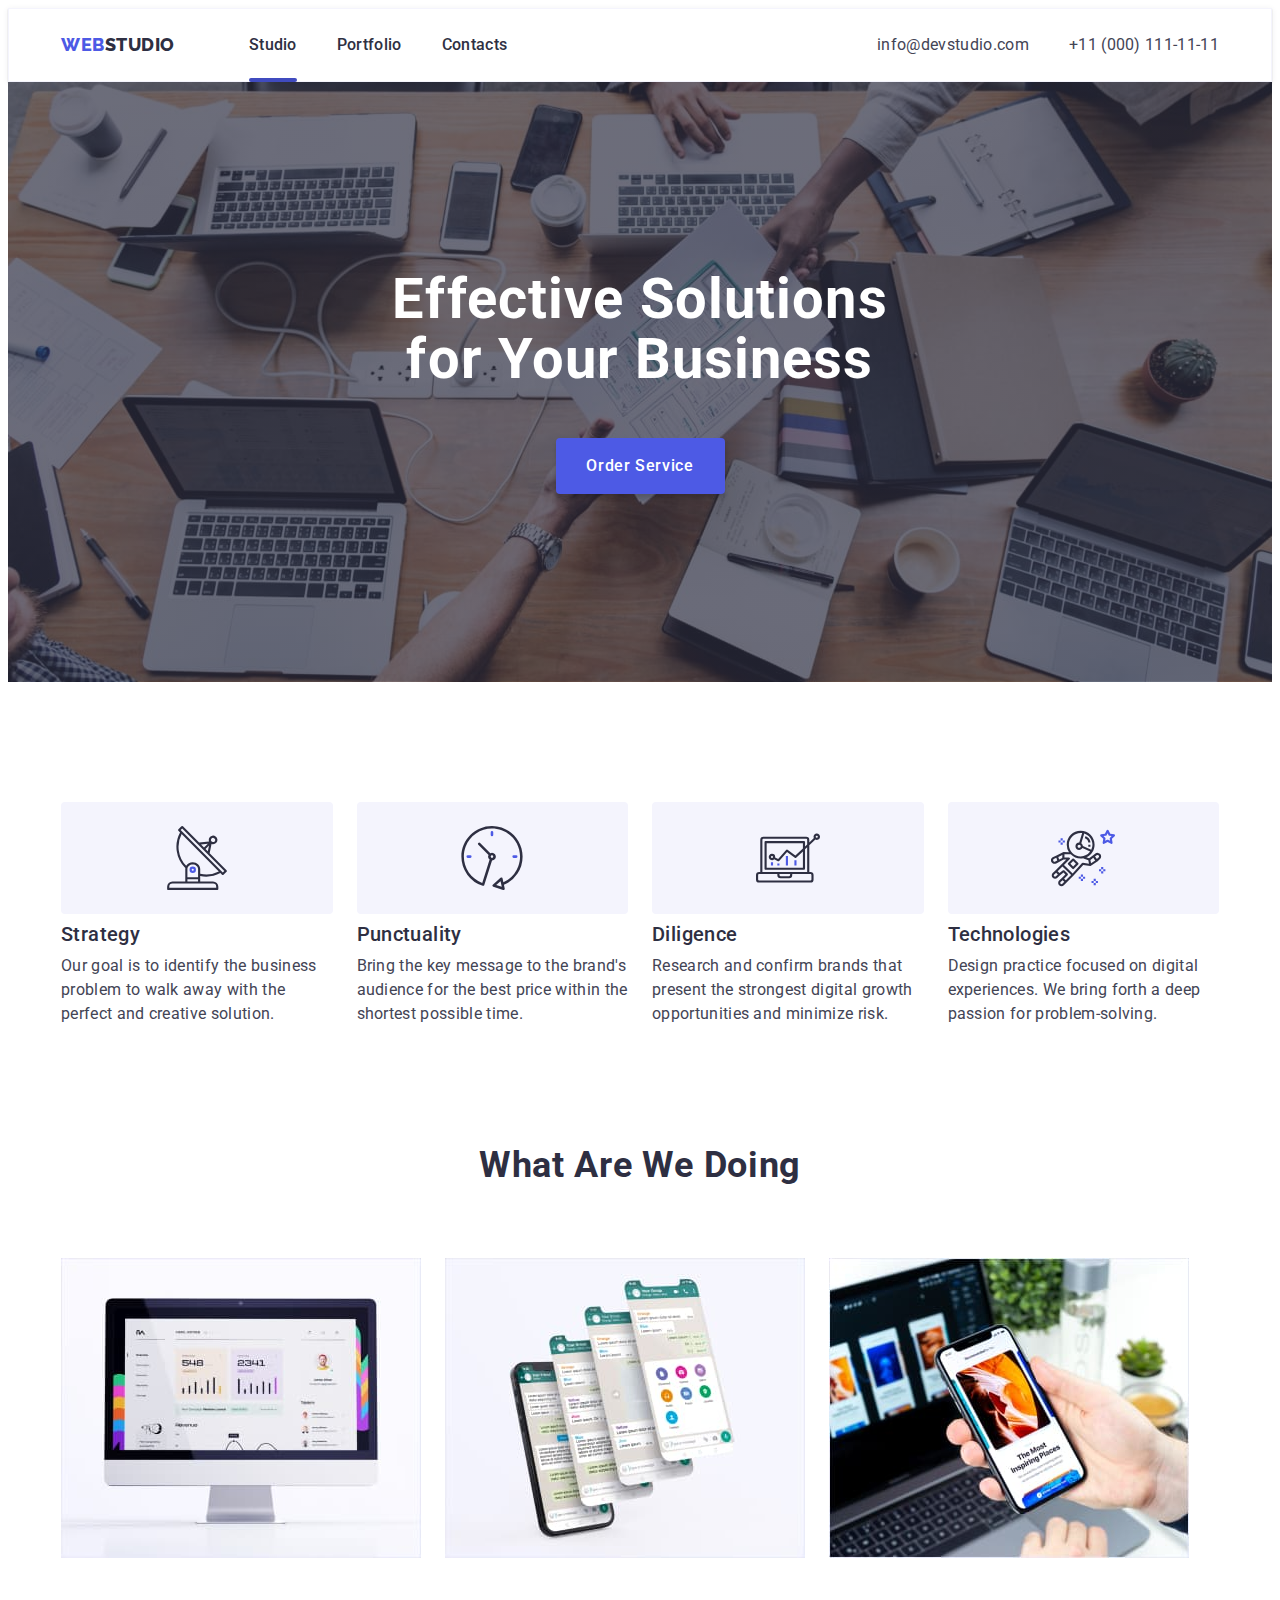
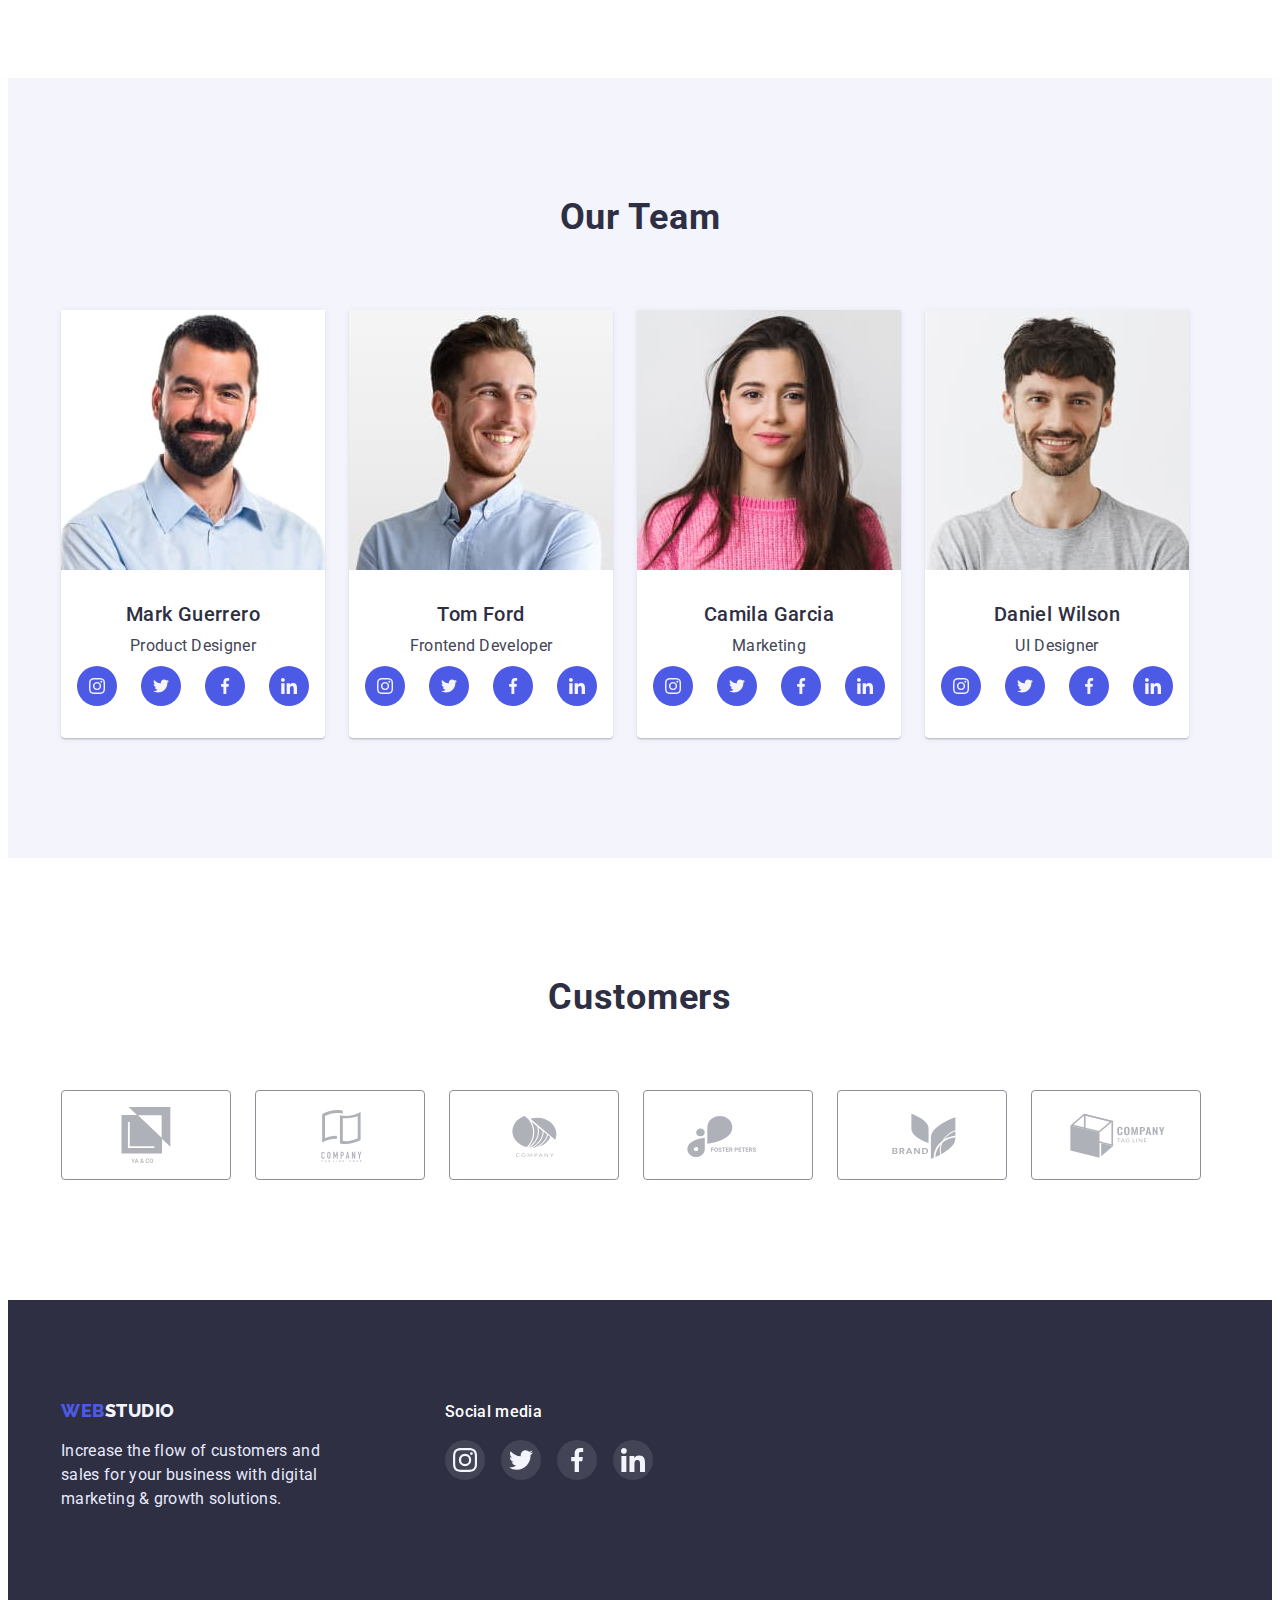
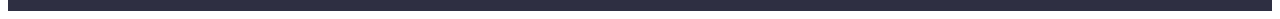
<file: index.html>
<!DOCTYPE html>
<html lang="en">
  <head>
    <meta charset="UTF-8" />
    <meta http-equiv="X-UA-Compatible" content="IE=edge" />
    <meta name="viewport" content="width=device-width, initial-scale=1.0" />
    <title>Document</title>
    <link rel="preconnect" href="https://fonts.googleapis.com" />
    <link rel="preconnect" href="https://fonts.gstatic.com" crossorigin />
    <link
      href="https://fonts.googleapis.com/css2?family=Raleway:wght@800&family=Roboto:wght@400;500;700;900&display=swap"
      rel="stylesheet"
    />
    <link
      rel="stylesheet"
      href="https://cdnjs.cloudflare.com/ajax/libs/modern-normalize/1.1.0/modern-normalize.min.css"
      integrity="sha512-wpPYUAdjBVSE4KJnH1VR1HeZfpl1ub8YT/NKx4PuQ5NmX2tKuGu6U/JRp5y+Y8XG2tV+wKQpNHVUX03MfMFn9Q=="
      crossorigin="anonymous"
      referrerpolicy="no-referrer"
    />
    <link rel="stylesheet" href="./css/style.css" />
  </head>
  <body>
    <!-- header -->
    <header class="header">
      <div class="conteiner header-conteiner">
        <nav class="header-nav">
          <a class="header-logo link" href="./index.html"
            >Web<span class="logo-studio">Studio</span></a
          >

          <ul class="nav-list list">
            <li class="nav-item studio-menu">
              <a class="nav-link studio link" href="./index.html">Studio</a>
            </li>
            <li class="nav-item">
              <a class="nav-link link" href="./portfolio.html">Portfolio</a>
            </li>
            <li class="nav-item">
              <a class="nav-link link" href="">Contacts</a>
            </li>
          </ul>
        </nav>
        <address class="address">
          <ul class="address-list list">
            <li class="addres-item">
              <a class="contact-link link" href="mailto:info@devstudio.com"
                >info@devstudio.com</a
              >
            </li>
            <li class="contact-item">
              <a class="contact-link link" href="tel:+110001111111"
                >+11 (000) 111-11-11</a
              >
            </li>
          </ul>
        </address>
      </div>
    </header>

    <main>
      <!-- Hero -->

      <section class="hero">
        <div class="conteiner">
          <h1 class="hero-maim-title">Effective Solutions for Your Business</h1>

          <button class="hero-btn" type="button" data-modal-open>
            Order Service
          </button>
        </div>
      </section>

      <!--section featur -->
      <section class="section-featur">
        <div class="conteiner">
          <h2 class="hidden-title">categories</h2>
          <ul class="featur-list list">
            <li class="feater-item">
              <div class="about-box">
                <svg class="about-icon" width="64" height="64">
                  <use href="./images/categoris.svg#icon-antenna"></use>
                </svg>
              </div>
              <h3 class="repit-title">Strategy</h3>
              <p class="featur-text">
                Our goal is to identify the business problem to walk away with
                the perfect and creative solution.
              </p>
            </li>
            <li class="feater-item">
              <div class="about-box">
                <svg class="about-icon" width="64" height="64">
                  <use href="./images/categoris.svg#icon-clock"></use>
                </svg>
              </div>
              <h3 class="repit-title">Punctuality</h3>
              <p class="featur-text">
                Bring the key message to the brand's audience for the best price
                within the shortest possible time.
              </p>
            </li>
            <li class="feater-item">
              <div class="about-box">
                <svg class="about-icon" width="64" height="64">
                  <use href="./images/categoris.svg#icon-diagram"></use>
                </svg>
              </div>
              <h3 class="repit-title">Diligence</h3>
              <p class="featur-text">
                Research and confirm brands that present the strongest digital
                growth opportunities and minimize risk.
              </p>
            </li>
            <li class="feater-item">
              <div class="about-box">
                <svg class="about-icon" width="64" height="64">
                  <use href="./images/categoris.svg#icon-astronaut"></use>
                </svg>
              </div>
              <h3 class="repit-title">Technologies</h3>
              <p class="featur-text">
                Design practice focused on digital experiences. We bring forth a
                deep passion for problem-solving.
              </p>
            </li>
          </ul>
        </div>
      </section>

      <!--section work -->
      <section class="section-work">
        <div class="conteiner">
          <h2 class="work-title">What are we doing</h2>
          <ul class="work-list list">
            <li class="work-item">
              <img
                class="work-img"
                src="./images/rect1.jpg"
                alt="computer"
                width="360"
                height="300"
              />
            </li>
            <li class="work-item">
              <img
                class="work-img"
                src="./images/rect2.jpg"
                alt="telefon"
                width="360"
                height="300"
              />
            </li>
            <li class="work-item">
              <img
                class="work-img"
                src="./images/rect3.jpg"
                alt="addition"
                width="360"
                height="300"
              />
            </li>
          </ul>
        </div>
      </section>
      <!-- Team card -->
      <section class="section-team">
        <div class="conteiner">
          <h2 class="team-card-title">Our Team</h2>
          <ul class="team-list list">
            <li class="team-item">
              <img
                src="./images/team/mark-guerrero.jpg"
                alt="Mark Guerrero"
                width="264"
                height="260"
              />
              <div class="team-conteiner-text">
                <h3 class="second-repit-title">Mark Guerrero</h3>
                <p class="team-text">Product Designer</p>
                <ul class="team-soc-list list">
                  <li class="team-soc-item">
                    <a class="team-soc-link link" href="">
                      <svg width="16" height="16">
                        <use href="./images/icon.svg#icon-instagram"></use>
                      </svg>
                    </a>
                  </li>
                  <li class="team-soc-item">
                    <a class="team-soc-link link" href="">
                      <svg width="16" height="16">
                        <use href="./images/icon.svg#icon-twitter"></use>
                      </svg>
                    </a>
                  </li>
                  <li class="team-soc-item">
                    <a class="team-soc-link link" href="">
                      <svg width="16" height="16">
                        <use href="./images/icon.svg#icon-facebook"></use>
                      </svg>
                    </a>
                  </li>
                  <li class="team-soc-item">
                    <a class="team-soc-link link" href="">
                      <svg width="16" height="16">
                        <use href="./images/icon.svg#icon-linkedin"></use>
                      </svg>
                    </a>
                  </li>
                </ul>
              </div>
            </li>

            <li class="team-item">
              <img
                src="./images/team/tom-ford.jpg"
                alt="Tom Ford"
                width="264"
                height="260"
              />
              <div class="team-conteiner-text">
                <h3 class="second-repit-title">Tom Ford</h3>
                <p class="team-text">Frontend Developer</p>
                <ul class="team-soc-list list">
                  <li class="team-soc-item">
                    <a class="team-soc-link link" href="">
                      <svg width="16" height="16">
                        <use href="./images/icon.svg#icon-instagram"></use>
                      </svg>
                    </a>
                  </li>
                  <li class="team-soc-item">
                    <a class="team-soc-link link" href="">
                      <svg width="16" height="16">
                        <use href="./images/icon.svg#icon-twitter"></use>
                      </svg>
                    </a>
                  </li>
                  <li class="team-soc-item">
                    <a class="team-soc-link link" href="">
                      <svg width="16" height="16">
                        <use href="./images/icon.svg#icon-facebook"></use>
                      </svg>
                    </a>
                  </li>
                  <li class="team-soc-item">
                    <a class="team-soc-link link" href="">
                      <svg width="16" height="16">
                        <use href="./images/icon.svg#icon-linkedin"></use>
                      </svg>
                    </a>
                  </li>
                </ul>
              </div>
            </li>

            <li class="team-item">
              <img
                src="./images/team/camila-garcia.jpg"
                alt="Camila Garcia"
                width="264"
                height="260"
              />
              <div class="team-conteiner-text">
                <h3 class="second-repit-title">Camila Garcia</h3>
                <p class="team-text">Marketing</p>
                <ul class="team-soc-list list">
                  <li class="team-soc-item">
                    <a class="team-soc-link link" href="">
                      <svg width="16" height="16">
                        <use href="./images/icon.svg#icon-instagram"></use>
                      </svg>
                    </a>
                  </li>
                  <li class="team-soc-item">
                    <a class="team-soc-link link" href="">
                      <svg width="16" height="16">
                        <use href="./images/icon.svg#icon-twitter"></use>
                      </svg>
                    </a>
                  </li>
                  <li class="team-soc-item">
                    <a class="team-soc-link link" href="">
                      <svg width="16" height="16">
                        <use href="./images/icon.svg#icon-facebook"></use>
                      </svg>
                    </a>
                  </li>
                  <li class="team-soc-item">
                    <a class="team-soc-link link" href="">
                      <svg width="16" height="16">
                        <use href="./images/icon.svg#icon-linkedin"></use>
                      </svg>
                    </a>
                  </li>
                </ul>
              </div>
            </li>

            <li class="team-item">
              <img
                src="./images/team/daniel-wilson.jpg"
                alt="Daniel Wilson"
                width="264"
                height="260"
              />
              <div class="team-conteiner-text">
                <h3 class="second-repit-title">Daniel Wilson</h3>
                <p class="team-text">UI Designer</p>
                <ul class="team-soc-list list">
                  <li class="team-soc-item">
                    <a class="team-soc-link link" href="">
                      <svg class="team-soc-icon" width="16" height="16">
                        <use href="./images/icon.svg#icon-instagram"></use>
                      </svg>
                    </a>
                  </li>
                  <li class="team-soc-item">
                    <a class="team-soc-link link" href="">
                      <svg class="team-soc-icon" width="16" height="16">
                        <use href="./images/icon.svg#icon-twitter"></use>
                      </svg>
                    </a>
                  </li>
                  <li class="team-soc-item">
                    <a class="team-soc-link link" href="">
                      <svg class="team-soc-icon" width="16" height="16">
                        <use href="./images/icon.svg#icon-facebook"></use>
                      </svg>
                    </a>
                  </li>
                  <li class="team-soc-item">
                    <a class="team-soc-link link" href="">
                      <svg class="team-soc-icon" width="16" height="16">
                        <use href="./images/icon.svg#icon-linkedin"></use>
                      </svg>
                    </a>
                  </li>
                </ul>
              </div>
            </li>
          </ul>
        </div>
      </section>
      <!-- CUSTOMERS -->

      <section class="customers-conteiner">
        <div class="conteiner">
          <h2 class="customers-title">Customers</h2>
          <ul class="customers-list list">
            <li class="customers-item">
              <a class="customers-link link" href="">
                <svg class="logo-icon" width="104" height="56">
                  <use href="./images/logo-icon..svg#icon-union"></use>
                </svg>
              </a>
            </li>
            <li class="customers-item">
              <a class="customers-link link" href="">
                <svg class="logo-icon" width="104" height="56">
                  <use href="./images/logo-icon..svg#icon-company-1"></use>
                </svg>
              </a>
            </li>
            <li class="customers-item">
              <a class="customers-link link" href="">
                <svg class="logo-icon" width="104" height="56">
                  <use href="./images/logo-icon..svg#icon-company-2"></use>
                </svg>
              </a>
            </li>
            <li class="customers-item">
              <a class="customers-link link" href="">
                <svg class="logo-icon" width="104" height="56">
                  <use href="./images/logo-icon..svg#icon-foster"></use>
                </svg>
              </a>
            </li>
            <li class="customers-item">
              <a class="customers-link link" href="">
                <svg class="logo-icon" width="104" height="56">
                  <use href="./images/logo-icon..svg#icon-brend"></use>
                </svg>
              </a>
            </li>
            <li class="customers-item">
              <a class="customers-link link" href="">
                <svg class="logo-icon" width="104" height="56">
                  <use href="./images/logo-icon..svg#icon-company-3"></use>
                </svg>
              </a>
            </li>
          </ul>
        </div>
      </section>
    </main>
    <footer class="footer-section">
      <div class="conteiner footer-conteiner">
        <div class="footer-logo-grup">
          <a class="footer-logo link" href="./index.html"
            >Web<span class="footer-logo-studio">Studio</span></a
          >
          <p class="footer-text footer-wrap">
            Increase the flow of customers and sales for your business with
            digital marketing & growth solutions.
          </p>
        </div>
        <div class="conteiner-soc-footer">
          <p class="soc-text">Social media</p>
          <ul class="footer-soc-list list">
            <li class="footer-soc-item">
              <a class="footer-soc-link link" href="">
                <svg class="soc-box" width="24" height="24">
                  <use href="./images/footer.svg#icon-instagram-1"></use>
                </svg>
              </a>
            </li>
            <li class="footer-soc-item">
              <a class="footer-soc-link link" href="">
                <svg class="soc-box" width="24" height="24">
                  <use href="./images/footer.svg#icon-twitter-1"></use>
                </svg>
              </a>
            </li>
            <li class="footer-soc-item">
              <a class="footer-soc-link link" href="">
                <svg class="soc-box" width="24" height="24">
                  <use href="./images/footer.svg#icon-facebook-1"></use>
                </svg>
              </a>
            </li>
            <li class="footer-soc-item">
              <a class="footer-soc-link link" href="">
                <svg class="soc-box" width="24" height="24">
                  <use href="./images/footer.svg#icon-linkedin-1"></use>
                </svg>
              </a>
            </li>
          </ul>
        </div>
      </div>
    </footer>
    <div class="backdrop is-hidden" data-modal>
      <div class="modal">
        <button type="button" class="modal-btn" data-modal-close>
          <svg class="modal-x" width="24" height="24">
            <use href="./images/close-x.svg#icon-close-black"></use>
          </svg>
        </button>
      </div>
    </div>
  </body>
  <script src="./js/modal.js"></script>
</html>
</file>
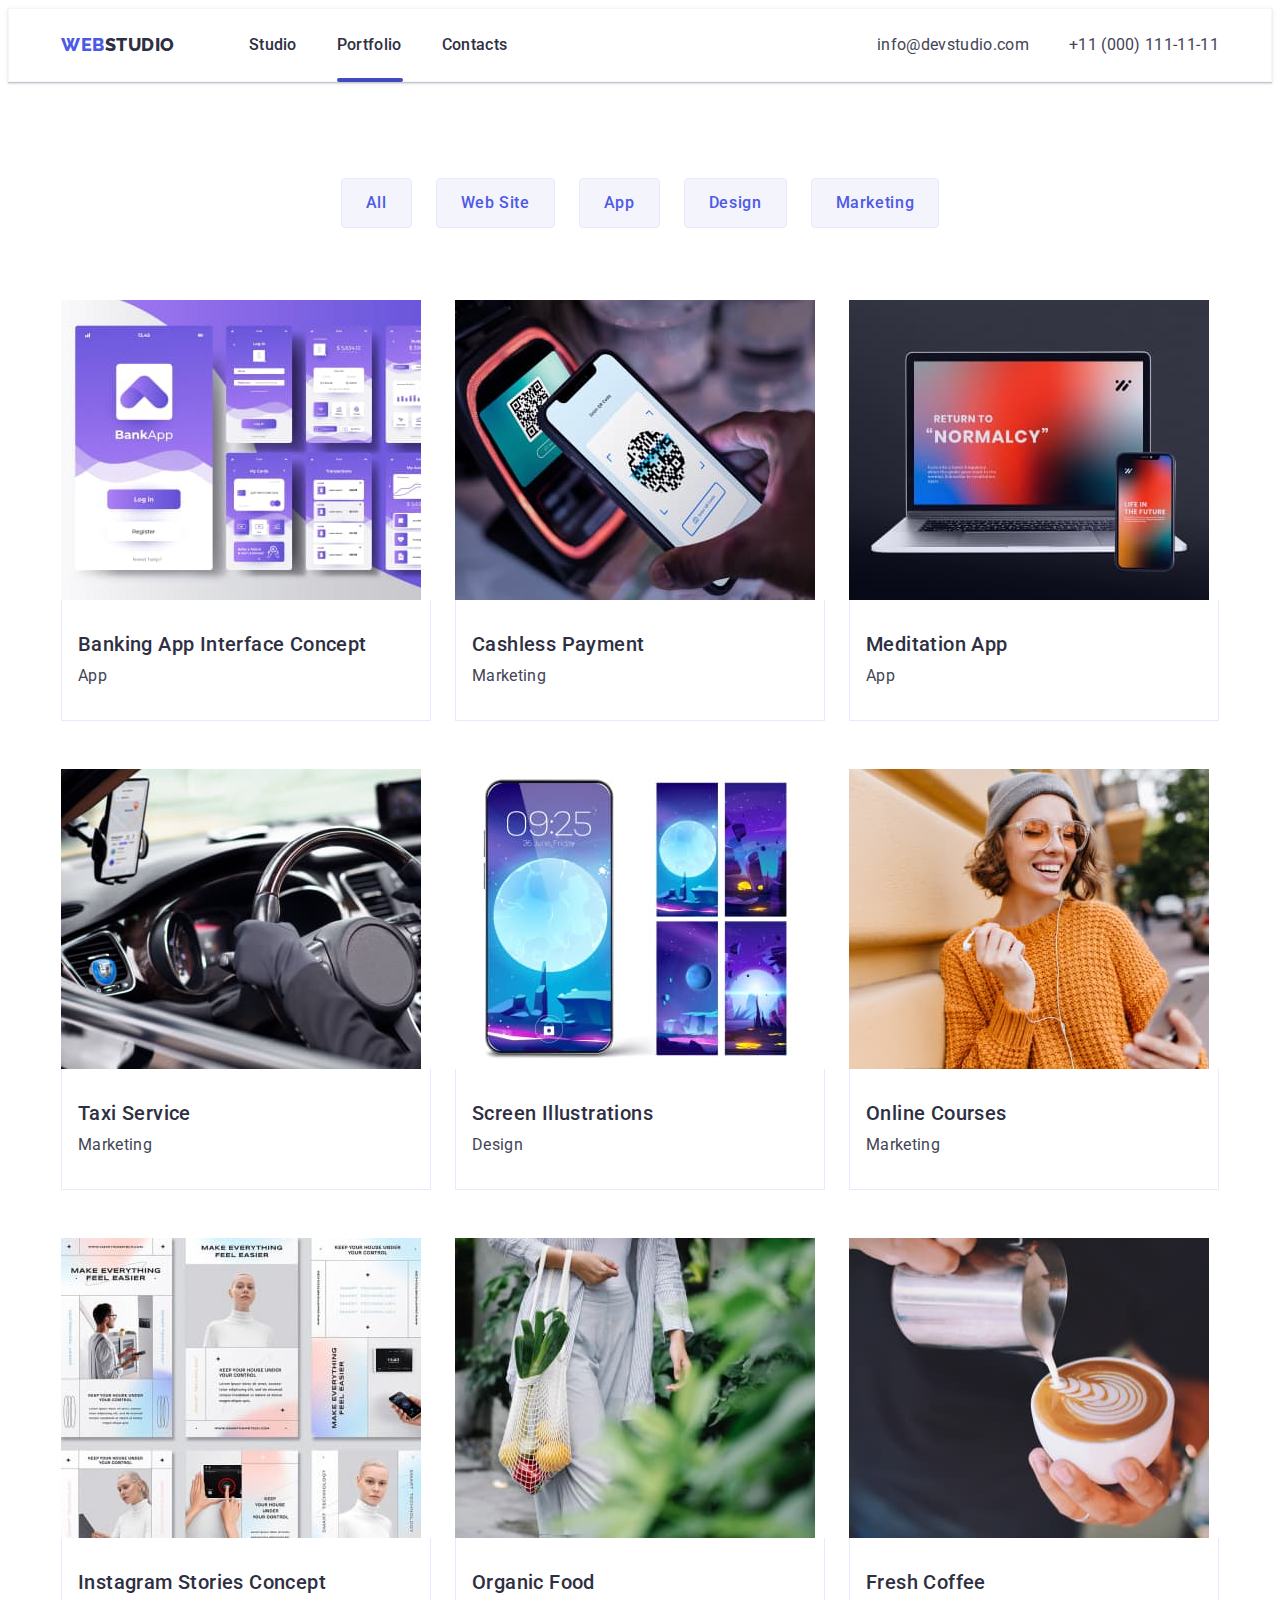
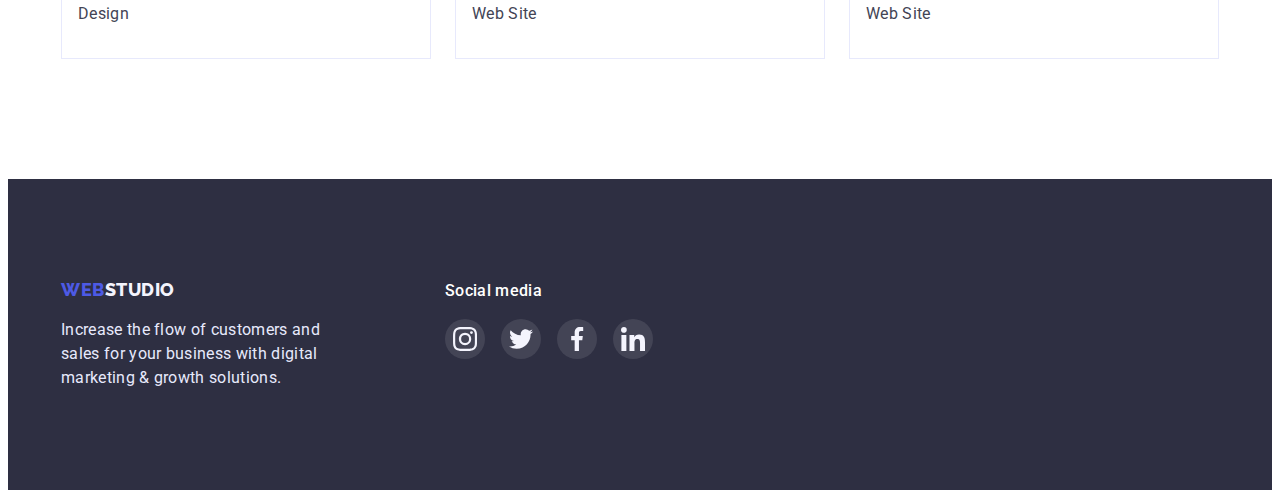
<file: portfolio.html>
<!DOCTYPE html>
<html lang="en">
  <head>
    <meta charset="UTF-8" />
    <meta http-equiv="X-UA-Compatible" content="IE=edge" />
    <meta name="viewport" content="width=device-width, initial-scale=1.0" />
    <title>Document</title>
    <link rel="preconnect" href="https://fonts.googleapis.com" />
    <link rel="preconnect" href="https://fonts.gstatic.com" crossorigin />
    <link
      href="https://fonts.googleapis.com/css2?family=Raleway:wght@800&family=Roboto:wght@400;500;700;900&display=swap"
      rel="stylesheet"
    />
    <link
      rel="stylesheet"
      href="https://cdnjs.cloudflare.com/ajax/libs/modern-normalize/1.1.0/modern-normalize.min.css"
      integrity="sha512-wpPYUAdjBVSE4KJnH1VR1HeZfpl1ub8YT/NKx4PuQ5NmX2tKuGu6U/JRp5y+Y8XG2tV+wKQpNHVUX03MfMFn9Q=="
      crossorigin="anonymous"
      referrerpolicy="no-referrer"
    />
    <link rel="stylesheet" href="./css/style.css" />
  </head>
  <body>
    <!-- header -->
    <header class="header">
      <div class="conteiner header-conteiner">
        <nav class="header-nav">
          <a class="header-logo link" href="./index.html"
            >Web<span class="logo-studio">Studio</span></a
          >

          <ul class="nav-list list">
            <li class="nav-item">
              <a class="nav-link link" href="./index.html">Studio</a>
            </li>
            <li class="nav-item">
              <a class="nav-link portfolio link" href="./portfolio.html"
                >Portfolio</a
              >
            </li>
            <li class="nav-item">
              <a class="nav-link link" href="">Contacts</a>
            </li>
          </ul>
        </nav>
        <address class="address">
          <ul class="address-list list">
            <li class="addres-item">
              <a class="contact-link link" href="mailto:info@devstudio.com"
                >info@devstudio.com</a
              >
            </li>
            <li class="contact-item">
              <a class="contact-link link" href="tel:+110001111111"
                >+11 (000) 111-11-11</a
              >
            </li>
          </ul>
        </address>
      </div>
    </header>

    <main>
      <!-- categories booton-->
      <section class="categories-project">
        <div class="conteiner">
          <h1 class="hidden-title">categories</h1>
          <ul class="btn-list list">
            <li class="btn-item">
              <button class="btn-categories" type="button">All</button>
            </li>
            <li class="btn-item">
              <button class="btn-categories" type="button">Web Site</button>
            </li>
            <li class="btn-item">
              <button class="btn-categories" type="button">App</button>
            </li>
            <li class="btn-item">
              <button class="btn-categories" type="button">Design</button>
            </li>
            <li class="btn-item">
              <button class="btn-categories" type="button">Marketing</button>
            </li>
          </ul>

          <!-- projects categories  -->
          <ul class="project-list list">
            <li class="project-item">
              <a class="project-link link" href="">
                <div class="project-wrap">
                  <img
                    src="./images/portfolio/app.jpg"
                    alt="app"
                    width="360"
                    height="300"
                  />
                  <p class="cover-text">
                    14 Stylish and User-Friendly App Design Concepts · Task
                    Manager App · Calorie Tracker App · Exotic Fruit Ecommerce
                    App · Cloud Storage App
                  </p>
                </div>

                <div class="project-conteiner">
                  <h2 class="project-title">Banking App Interface Concept</h2>
                  <p class="project-text">App</p>
                </div>
              </a>
            </li>
            <li class="project-item">
              <a class="project-link link" href="">
                <div class="project-wrap">
                  <img
                    src="./images/portfolio/tel.jpg"
                    alt="phone"
                    width="360"
                    height="300"
                  />
                  <p class="cover-text">
                    14 Stylish and User-Friendly App Design Concepts · Task
                    Manager App · Calorie Tracker App · Exotic Fruit Ecommerce
                    App · Cloud Storage App
                  </p>
                </div>

                <div class="project-conteiner">
                  <h2 class="project-title">Cashless Payment</h2>
                  <p class="project-text">Marketing</p>
                </div>
              </a>
            </li>
            <li class="project-item">
              <a class="project-link link" href="">
                <div class="project-wrap">
                  <img
                    src="./images/portfolio/comp.jpg"
                    alt="computer"
                    width="360"
                    height="300"
                  />
                  <p class="cover-text">
                    14 Stylish and User-Friendly App Design Concepts · Task
                    Manager App · Calorie Tracker App · Exotic Fruit Ecommerce
                    App · Cloud Storage App
                  </p>
                </div>

                <div class="project-conteiner">
                  <h2 class="project-title">Meditation App</h2>
                  <p class="project-text">App</p>
                </div>
              </a>
            </li>
            <li class="project-item">
              <a class="project-link link" href="">
                <div class="project-wrap">
                  <img
                    src="./images/portfolio/car.jpg"
                    alt="taxi"
                    width="360"
                    height="300"
                  />
                  <p class="cover-text">
                    14 Stylish and User-Friendly App Design Concepts · Task
                    Manager App · Calorie Tracker App · Exotic Fruit Ecommerce
                    App · Cloud Storage App
                  </p>
                </div>

                <div class="project-conteiner">
                  <h2 class="project-title">Taxi Service</h2>
                  <p class="project-text">Marketing</p>
                </div>
              </a>
            </li>
            <li class="project-item">
              <a class="project-link link" href="">
                <div class="project-wrap">
                  <img
                    src="./images/portfolio/tema.jpg"
                    alt="phone tema"
                    width="360"
                    height="300"
                  />
                  <p class="cover-text">
                    14 Stylish and User-Friendly App Design Concepts · Task
                    Manager App · Calorie Tracker App · Exotic Fruit Ecommerce
                    App · Cloud Storage App
                  </p>
                </div>

                <div class="project-conteiner">
                  <h2 class="project-title">Screen Illustrations</h2>
                  <p class="project-text">Design</p>
                </div>
              </a>
            </li>
            <li class="project-item">
              <a class="project-link link" href="">
                <div class="project-wrap">
                  <img
                    src="./images/portfolio/women.jpg"
                    alt="women"
                    width="360"
                    height="300"
                  />
                  <p class="cover-text">
                    14 Stylish and User-Friendly App Design Concepts · Task
                    Manager App · Calorie Tracker App · Exotic Fruit Ecommerce
                    App · Cloud Storage App
                  </p>
                </div>

                <div class="project-conteiner">
                  <h2 class="project-title">Online Courses</h2>
                  <p class="project-text">Marketing</p>
                </div>
              </a>
            </li>
            <li class="project-item">
              <a class="project-link link" href="">
                <div class="project-wrap">
                  <img
                    src="./images/portfolio/make.jpg"
                    alt="instagram stories"
                    width="360"
                    height="300"
                  />
                  <p class="cover-text">
                    14 Stylish and User-Friendly App Design Concepts · Task
                    Manager App · Calorie Tracker App · Exotic Fruit Ecommerce
                    App · Cloud Storage App
                  </p>
                </div>

                <div class="project-conteiner">
                  <h2 class="project-title">Instagram Stories Concept</h2>
                  <p class="project-text">Design</p>
                </div>
              </a>
            </li>
            <li class="project-item">
              <a class="project-link link" href="">
                <div class="project-wrap">
                  <img
                    src="./images/portfolio/frukt.jpg"
                    alt="organic food"
                    width="360"
                    height="300"
                  />
                  <p class="cover-text">
                    14 Stylish and User-Friendly App Design Concepts · Task
                    Manager App · Calorie Tracker App · Exotic Fruit Ecommerce
                    App · Cloud Storage App
                  </p>
                </div>

                <div class="project-conteiner">
                  <h2 class="project-title">Organic Food</h2>
                  <p class="project-text">Web Site</p>
                </div>
              </a>
            </li>
            <li class="project-item">
              <a class="project-link link" href="">
                <div class="project-wrap">
                  <img
                    src="./images/portfolio/coffee.jpg"
                    alt="coffee"
                    width="360"
                    height="300"
                  />
                  <p class="cover-text">
                    14 Stylish and User-Friendly App Design Concepts · Task
                    Manager App · Calorie Tracker App · Exotic Fruit Ecommerce
                    App · Cloud Storage App
                  </p>
                </div>

                <div class="project-conteiner">
                  <h2 class="project-title">Fresh Coffee</h2>
                  <p class="project-text">Web Site</p>
                </div>
              </a>
            </li>
          </ul>
        </div>
      </section>
    </main>
    <footer class="footer-section">
      <div class="conteiner footer-conteiner">
        <div class="footer-logo-grup">
          <a class="footer-logo link" href="./index.html"
            >Web<span class="footer-logo-studio">Studio</span></a
          >
          <p class="footer-text footer-wrap">
            Increase the flow of customers and sales for your business with
            digital marketing & growth solutions.
          </p>
        </div>
        <div class="conteiner-soc-footer">
          <p class="soc-text">Social media</p>
          <ul class="footer-soc-list list">
            <li class="footer-soc-item">
              <a class="footer-soc-link link" href="">
                <svg class="soc-box" width="24" height="24">
                  <use href="./images/footer.svg#icon-instagram-1"></use>
                </svg>
              </a>
            </li>
            <li class="footer-soc-item">
              <a class="footer-soc-link link" href="">
                <svg class="soc-box" width="24" height="24">
                  <use href="./images/footer.svg#icon-twitter-1"></use>
                </svg>
              </a>
            </li>
            <li class="footer-soc-item">
              <a class="footer-soc-link link" href="">
                <svg class="soc-box" width="24" height="24">
                  <use href="./images/footer.svg#icon-facebook-1"></use>
                </svg>
              </a>
            </li>
            <li class="footer-soc-item">
              <a class="footer-soc-link link" href="">
                <svg class="soc-box" width="24" height="24">
                  <use href="./images/footer.svg#icon-linkedin-1"></use>
                </svg>
              </a>
            </li>
          </ul>
        </div>
      </div>
    </footer>
  </body>
</html>
</file>
<file: css/style.css>
:root {
  --main-text-color: #434455;
  --main-title-color: #ffffff;
  --second-title-color: #2e2f42;
  --main-backgroud-color: #ffffff;
  --second-backgroud-color: #f4f4fd;
  --accent-background-color: #2e2f42;
  --primari-accent-color: #4d5ae5;
  --btn-background-color: #404bbf;
  --btn-text-color: #ffffff;
  --messages-color: #31d0aa;
  --second-text-color: #2e2f42;
  --text-color: #f4f4fd;
  --dop-text: #e7e9fc;
  --icon-logo: #afb1b8;
  --transition-duration: 250ms cubic-bezier(0.4, 0, 0.2, 1);
}
p,
h1,
h2,
h3,
h4,
h5,
h6 {
  margin: 0;
}
ul {
  padding-left: 0;
  margin: 0;
}
button {
  cursor: pointer;
}
address {
  font-style: normal;
}
img {
  display: block;
  max-width: 100%;
  height: auto;
}

body {
  font-family: "Roboto", sans-serif;
  background-color: var(--main-backgroud-color);
  color: var(--main-text-color);
}

.list {
  list-style: none;
}

.link {
  text-decoration: none;
}
.conteiner {
  width: 1158px;
  padding-left: 15px;
  padding-right: 15px;
  margin: 0 auto;
}

/* -------HEADER------- */
.header {
  background: var(--main-backgroud-color);
  padding-top: 24px;
  padding-bottom: 24px;
  border: 1px solid #f4f4fd;
  box-shadow: 0px 1px 6px rgba(46, 47, 66, 0.08),
    0px 1px 1px rgba(46, 47, 66, 0.16), 0px 2px 1px rgba(46, 47, 66, 0.08);
}
.header-conteiner {
  display: flex;
  align-items: center;
  margin-right: auto;
}
.header-nav {
  display: flex;
  align-items: center;
  margin-right: auto;
}
/* logo */
.header-logo {
  font-family: "Raleway", sans-serif;
  font-style: normal;
  font-weight: 800;
  font-size: 18px;
  line-height: 1.17;
  letter-spacing: 0.03em;
  text-transform: uppercase;
  color: var(--primari-accent-color);
}

.logo-studio {
  color: var(--second-text-color);
}
.nav-list {
  display: flex;
  gap: 40px;
  margin-left: 74px;
}
.nav-item {
  position: relative;
}
.studio::after {
  display: block;
  content: "";
  width: 48px;
  height: 4px;
  background-color: var(--btn-background-color);
  border-radius: 2px;
  background-size: auto;
  top: 45px;
  left: 0;
  position: absolute;
}
.portfolio::after {
  display: block;
  content: "";
  width: 66px;
  height: 4px;
  background-color: var(--btn-background-color);
  border-radius: 2px;
  background-size: auto;
  top: 45px;
  left: 0;
  position: absolute;
}

.nav-link {
  font-weight: 500;
  font-size: 16px;
  line-height: 1.5;
  letter-spacing: 0.02em;
  color: var(--second-text-color);
  transition: color var(--transition-duration);
}
.nav-link:hover,
.nav-link:focus,
.nav-link:active {
  color: var(--btn-background-color);
}

.address {
  font-style: normal;
}
.address-list {
  display: flex;
  gap: 40px;
  margin-right: auto;
}
.addres-item {
}
.contact-item {
}

.contact-link {
  font-size: 16px;
  line-height: 1.5;
  letter-spacing: 0.02em;
  color: var(--main-text-color);
}

.contact-link:hover,
.contact-link:focus,
.contact-link:active {
  color: var(--btn-background-color);
}

/* -------HERO------- */
.hero {
  max-width: 1440px;
  margin: 0 auto;
  background-color: var(--accent-background-color);
  background-image: linear-gradient(
      rgba(46, 47, 66, 0.7),
      rgba(46, 47, 66, 0.7)
    ),
    url(../images/hero.jpg);
  background-repeat: no-repeat;
  background-position: center;
  background-size: cover;
  padding-top: 188px;
  padding-bottom: 188px;
}
.hero-maim-title {
  font-weight: 700;
  font-size: 56px;
  line-height: 1.07;
  text-align: center;
  letter-spacing: 0.02em;
  color: var(--main-title-color);
  max-width: 496px;
  margin: 0 auto;
  text-align: center;
}
.hero-btn {
  min-width: 169px;
  height: 56px;
  font-family: inherit;
  font-style: normal;
  font-weight: 500;
  font-size: 16px;
  line-height: 1.5;
  letter-spacing: 0.04em;
  cursor: pointer;
  color: var(--btn-text-color);
  background-color: var(--primari-accent-color);
  box-shadow: 0px 4px 4px rgba(0, 0, 0, 0.15);
  display: block;
  margin: 0 auto;
  margin-top: 48px;
  border-radius: 4px;
  border-color: transparent;
  transition: background-color var(--transition-duration);
}
.hero-btn:hover,
.hero-btn:focus,
.hero-btn:active {
  background-color: var(--btn-background-color);
}
/* -------SEACTION FEATUR------- */

.section-featur {
  padding-top: 120px;
  padding-bottom: 120px;
}
.hidden-title {
  position: absolute;
  white-space: nowrap;
  width: 1px;
  height: 1px;
  overflow: hidden;
  border: 0;
  padding: 0;
  clip: rect(0 0 0 0);
  clip-path: inset(50%);
  margin: -1px;
}

.featur-list {
  display: flex;
  gap: 24px;
}
.feater-item {
  width: calc((100% - 3 * 24px) / 4);
}

.repit-title {
  font-weight: 500;
  font-size: 20px;
  line-height: 1.2;
  letter-spacing: 0.02em;
  color: var(--second-title-color);
}
.featur-text {
  font-size: 16px;
  line-height: 1.5;
  letter-spacing: 0.02em;
  color: var(--main-text-color);
  margin-top: 8px;
}

.about-box {
  display: flex;
  justify-content: center;
  background: #f4f4fd;
  border-radius: 4px;
  margin-bottom: 8px;
  padding-top: 24px;
  padding-bottom: 24px;
}
.about-icon {
  width: 64px;
  height: 64px;
}
/* -------SEACTION WORK------- */

.section-work {
  padding-bottom: 120px;
}
.work-title {
  font-weight: 700;
  font-size: 36px;
  line-height: 1.11;
  text-align: center;
  letter-spacing: 0.02em;
  text-transform: capitalize;
  color: var(--second-title-color);
  margin: 0 auto;
  text-align: center;
}
.work-list {
  display: flex;
  gap: 24px;
  margin-top: 72px;
}

.work-item {
}
.work-img {
}
/* -------TEAM CARD------- */
.section-team {
  background: var(--second-backgroud-color);
  padding-top: 120px;
  padding-bottom: 120px;
}
.team-card-title {
  font-weight: 700;
  font-size: 36px;
  line-height: 1.11;
  text-align: center;
  letter-spacing: 0.02em;
  text-transform: capitalize;
  color: var(--second-title-color);
  margin: 0 auto;
  text-align: center;
}
.team-list {
  display: flex;
  gap: 24px;
  margin-top: 72px;
}
.team-conteiner-text {
  text-align: center;
  padding: 32px 16px;
}

.team-item {
  background: var(--main-backgroud-color);
  border-radius: 0px 0px 4px 4px;
  box-shadow: 0px 1px 6px rgba(46, 47, 66, 0.08),
    0px 1px 1px rgba(46, 47, 66, 0.16), 0px 2px 1px rgba(46, 47, 66, 0.08);
}
.second-repit-title {
  font-weight: 500;
  font-size: 20px;
  line-height: 1.2;
  letter-spacing: 0.02em;
  color: var(--second-title-color);
}
.team-text {
  font-size: 16px;
  line-height: 1.5;
  letter-spacing: 0.02em;
  color: var(--main-text-color);
  margin-top: 8px;
}

.team-soc-list {
  display: flex;
  justify-content: center;
  gap: 24px;
  margin-top: 8px;
}

.team-soc-item {
  width: 40px;
  height: 40px;
}
.team-soc-link {
  width: 100%;
  height: 100%;
  border-radius: 50%;
  background-color: var(--primari-accent-color);
  display: flex;
  align-items: center;
  justify-content: center;
  transition: background-color var(--transition-duration);
}
.team-soc-link:hover,
.team-soc-link:focus {
  background-color: var(--btn-background-color);
}
.team-soc-icon {
}
/* -------CUSTOMERS------- */
.customers-conteiner {
  background-color: var(--main-backgroud-color);
  padding-top: 120px;
  padding-bottom: 120px;
}

.customers-title {
  font-weight: 700;
  font-size: 36px;
  line-height: 1.11;
  text-align: center;
  letter-spacing: 0.02em;
  text-transform: capitalize;
  color: var(--second-title-color);
  margin: 0 auto;
  text-align: center;
  margin-bottom: 72px;
}

.customers-list {
  display: flex;
  gap: 24px;
}

.customers-item {
}
.customers-link {
  width: 168px;
  height: 88px;
  border: 1px solid #8e8f99;
  border-radius: 4px;
  display: flex;
  justify-content: center;
  align-items: center;
  fill: var(--icon-logo);
  transition: border-color var(--transition-duration),
    fill var(--transition-duration);
}

.customers-link:hover,
.customers-link:focus .logo-icon {
  border-color: var(--btn-background-color);
  fill: var(--btn-background-color);
}

/* -------FOOTER------- */
.footer-section {
  background: var(--accent-background-color);
  padding: 100px 0;
}
.footer-conteiner {
  display: flex;
}
.footer-logo-grup {
  margin-right: 120px;
}
.footer-logo {
  font-family: "Raleway", sans-serif;
  font-style: normal;
  font-weight: 800;
  font-size: 18px;
  line-height: 1.17;
  letter-spacing: 0.03em;
  text-transform: uppercase;
  color: var(--primari-accent-color);
}
.footer-logo-studio {
  color: var(--text-color);
}
.footer-text {
  font-size: 16px;
  line-height: 1.5;
  letter-spacing: 0.02em;
  color: var(--dop-text);
}
.footer-wrap {
  display: block;
  margin-top: 18px;
  width: 264px;
}
/* soc-footer */
.conteiner-soc-footer {
  display: inline-block;
  width: 208px;
  height: 80px;
}

.soc-text {
  font-weight: 500;
  font-size: 16px;
  line-height: 1.5;
  letter-spacing: 0.02em;
  color: #ffffff;
  margin-bottom: 16px;
}
.footer-soc-list {
  display: flex;
  justify-content: center;
  gap: 16px;
}

.footer-soc-item {
  width: 40px;
  height: 40px;
}
.footer-soc-link {
  display: flex;
  justify-content: center;
  align-items: center;
  width: 40px;
  height: 40px;
  border-radius: 50%;
  background-color: rgba(255, 255, 255, 0.1);
  transition: background-color var(--transition-duration);
}
.footer-soc-link:hover,
.footer-soc-link:focus {
  background-color: var(--messages-color);
}
.soc-box {
  fill: #f4f4fd;
}

/* -------PORTFOLIO PAGE 2------- */

.categories-project {
  padding-top: 96px;
  padding-bottom: 120px;
}

.hidden-title {
}
.btn-list {
  display: flex;
  justify-content: center;
  flex-wrap: wrap;
  gap: 24px;
  margin-bottom: 72px;
}

.btn-item {
}
.btn-categories {
  padding: 12px 24px;
  font-family: inherit;
  font-style: normal;
  font-weight: 500;
  font-size: 16px;
  line-height: 1.5;
  text-align: center;
  cursor: pointer;
  letter-spacing: 0.04em;
  color: var(--primari-accent-color);
  background-color: var(--second-backgroud-color);
  border: 1px solid #e7e9fc;
  border-radius: 4px;
  transition: background-color var(--transition-duration),
    color var(--transition-duration), border-color var(--transition-duration),
    box-shadow var(--transition-duration);
}
.btn-categories:hover,
.btn-categories:focus,
.btn-categories:active {
  background-color: var(--btn-background-color);
  color: var(--btn-text-color);
  border-color: transparent;
  box-shadow: 0px 1px 6px rgba(46, 47, 66, 0.08),
    0px 1px 1px rgba(46, 47, 66, 0.16), 0px 2px 1px rgba(46, 47, 66, 0.08);
}

/* -------PROJECT CATEGORIES------- */

.project-list {
  display: flex;
  flex-wrap: wrap;
  gap: 48px 24px;
}

.project-item {
  flex-basis: calc((100% - 48px) / 3);
}
.project-item:hover .cover-text {
  transform: translateY(0);
}
.project-wrap {
  display: flex;
  position: relative;
  overflow: hidden;
}
.project-link {
  display: block;
  transition: box-shadow var(--transition-duration);
}
.project-link:hover,
.project-link:focus {
  box-shadow: 0px 1px 6px rgba(46, 47, 66, 0.08),
    0px 1px 1px rgba(46, 47, 66, 0.16), 0px 2px 1px rgba(46, 47, 66, 0.08);
}

.project-conteiner {
  padding: 32px 16px;
  border: 1px solid #e7e9fc;
  border-top: 0;
}
.project-title {
  font-weight: 500;
  font-size: 20px;
  line-height: 1.2;
  letter-spacing: 0.02em;
  color: var(--second-title-color);
}
.project-text {
  font-size: 16px;
  line-height: 1.5;
  letter-spacing: 0.02em;
  color: var(--main-text-color);
  margin-top: 8px;
}
.cover-text {
  position: absolute;
  top: 0;
  font-family: "Roboto";
  font-weight: 400;
  font-size: 16px;
  line-height: 1.5;
  letter-spacing: 0.02em;
  color: #f4f4fd;
  background-color: var(--primari-accent-color);
  height: 100%;
  padding: 40px 32px;
  transform: translateY(100%);
  transition: transform 250ms cubic-bezier(0.4, 0, 0.2, 1);
}
/* -------MODAL WINDOW------- */

.backdrop {
  position: fixed;
  top: 0;
  width: 100%;
  height: 100%;
  background-color: rgba(46, 47, 66, 0.4);
  transition: opacity var(--transition-duration),
    visibility var(--transition-duration);
}
.modal {
  position: absolute;
  width: 408px;
  min-height: 576px;
  background-color: #fcfcfc;
  box-shadow: 0px 1px 1px rgba(0, 0, 0, 0.14), 0px 1px 3px rgba(0, 0, 0, 0.12),
    0px 2px 1px rgba(0, 0, 0, 0.2);
  border-radius: 4px;
  top: 50%;
  left: 50%;
  transform: translate(-50%, -50%);
  padding: 24px;
}

.modal-btn {
  display: flex;
  width: 24px;
  height: 24px;
  margin-left: auto;
  border-radius: 50%;
  background-color: #e7e9fc;
  border: 1px solid rgba(0, 0, 0, 0.1);
  justify-content: center;
  align-items: center;
}

.modal-x {
  width: 8px;
  height: 8px;
  fill: #2e2f42;
}
.is-hidden {
  opacity: 0;
  visibility: hidden;
  pointer-events: none;
}
</file>
